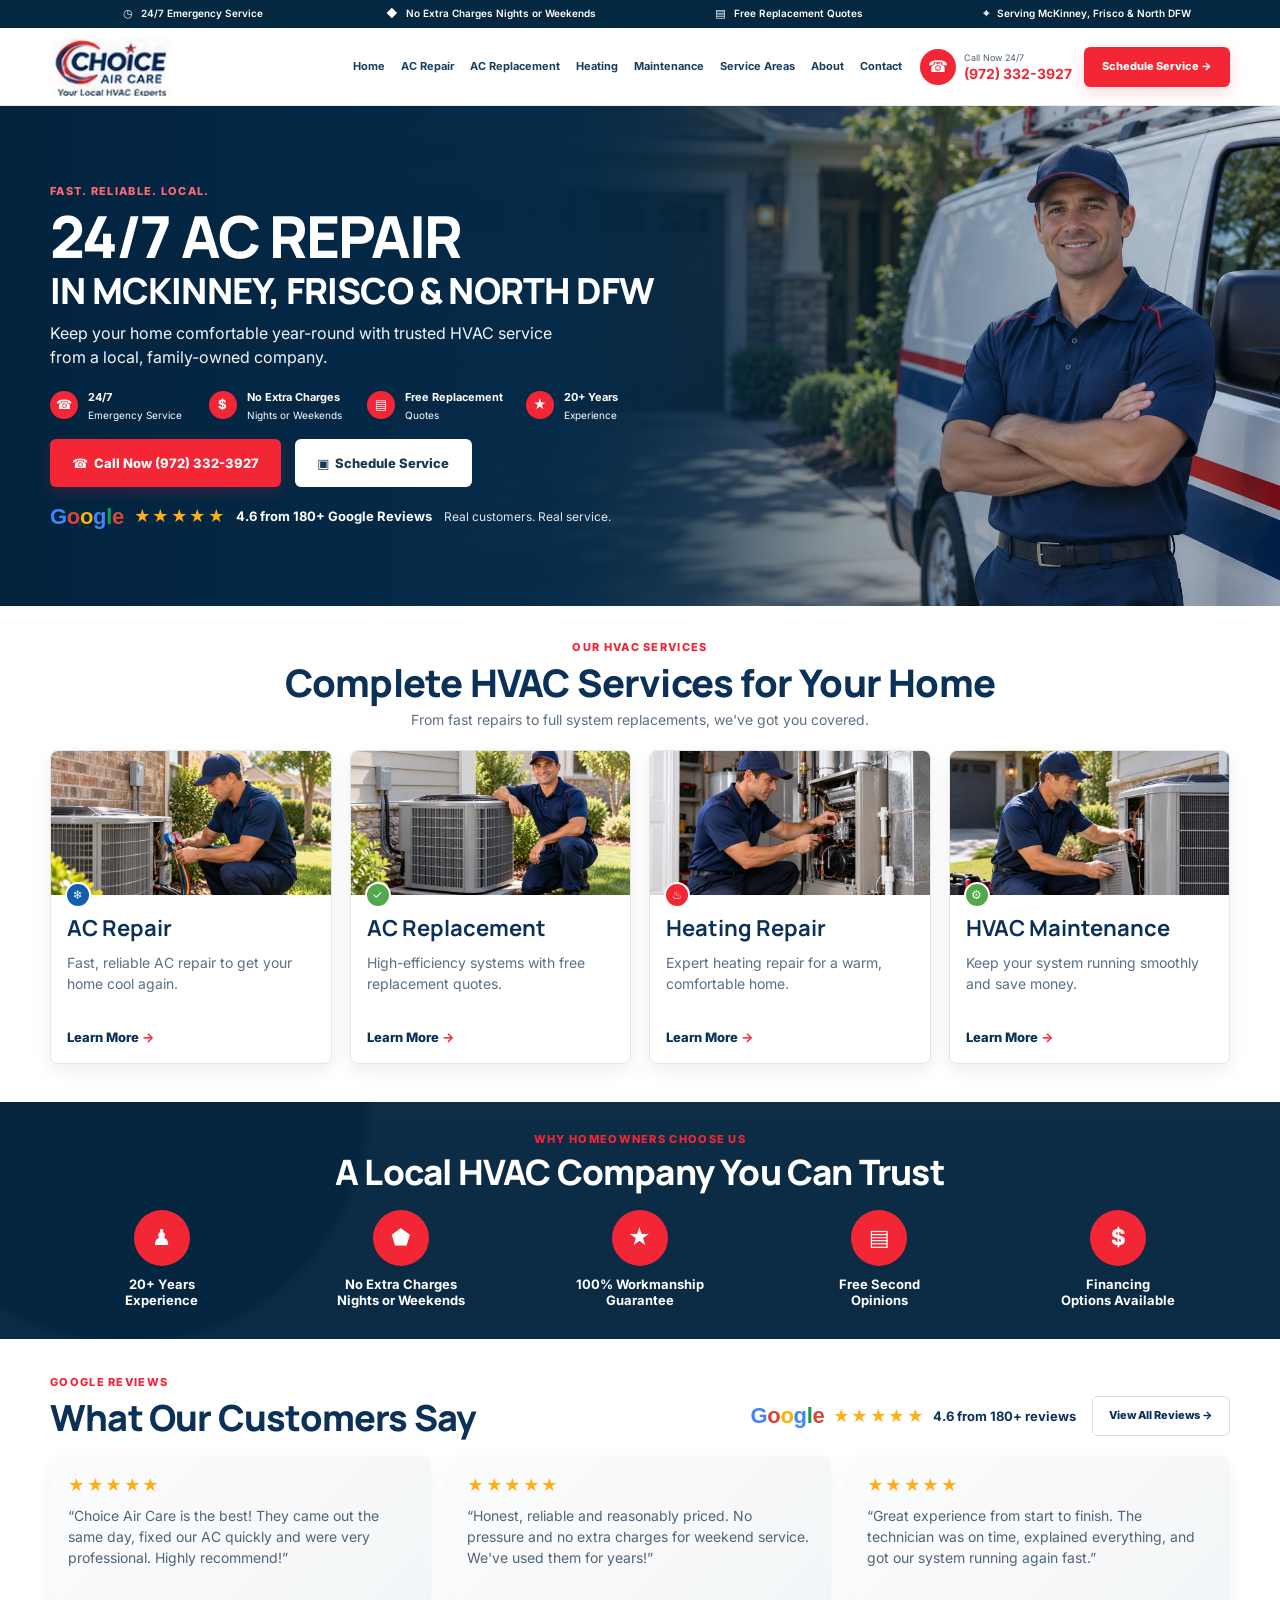
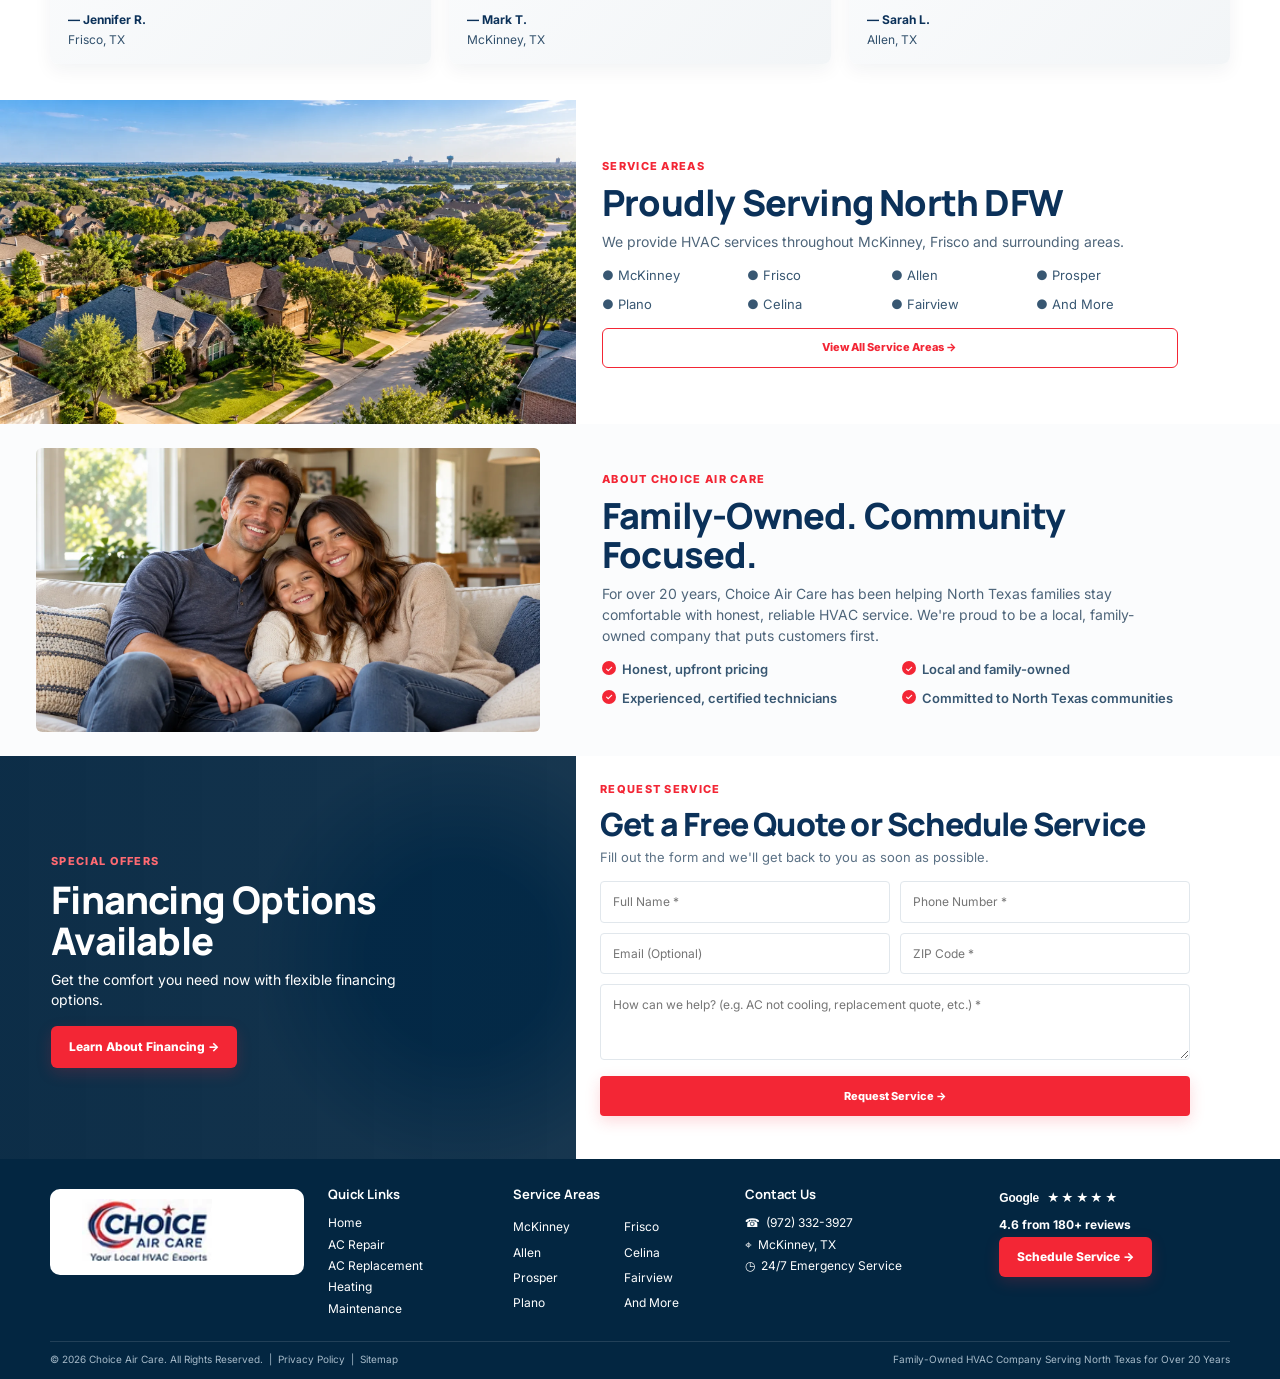
<file: index.html>
<!doctype html>
<html lang="en">
<head>
  <meta charset="utf-8" />
  <meta name="viewport" content="width=device-width,initial-scale=1" />
  <meta name="description" content="Choice Air Care concept homepage — a conversion-focused HVAC landing page for McKinney, Frisco and North DFW." />
  <title>Choice Air Care | 24/7 HVAC Service in North DFW</title>
  <link rel="preconnect" href="https://fonts.googleapis.com">
  <link rel="preconnect" href="https://fonts.gstatic.com" crossorigin>
  <link href="https://fonts.googleapis.com/css2?family=Inter:wght@400;500;600;700;800&family=Manrope:wght@600;700;800&display=swap" rel="stylesheet">
  <link rel="stylesheet" href="styles.css" />
</head>
<body>
  <a class="skip-link" href="#main">Skip to content</a>

  <div class="topbar">
    <div class="container topbar__inner">
      <span><b>◷</b> 24/7 Emergency Service</span>
      <span><b>◆</b> No Extra Charges Nights or Weekends</span>
      <span><b>▤</b> Free Replacement Quotes</span>
      <span><b>⌖</b> Serving McKinney, Frisco &amp; North DFW</span>
    </div>
  </div>

  <header class="header" id="header">
    <div class="container nav">
      <a class="logo" href="#top" aria-label="Choice Air Care home">
        <img src="assets/logo.webp" alt="Choice Air Care — Your Local HVAC Experts" />
      </a>

      <button class="menu-button" id="menuButton" type="button" aria-expanded="false" aria-controls="mainNav" aria-label="Open menu">☰</button>

      <nav class="main-nav" id="mainNav" aria-label="Primary navigation">
        <a href="#top">Home</a>
        <a href="#services">AC Repair</a>
        <a href="#services">AC Replacement</a>
        <a href="#services">Heating</a>
        <a href="#services">Maintenance</a>
        <a href="#areas">Service Areas</a>
        <a href="#about">About</a>
        <a href="#contact">Contact</a>
      </nav>

      <div class="nav-actions">
        <a class="nav-phone" href="tel:+19723323927" aria-label="Call Choice Air Care at 972 332 3927">
          <span class="nav-phone__icon">☎</span>
          <span><small>Call Now 24/7</small><strong>(972) 332-3927</strong></span>
        </a>
        <a class="button button--red button--nav" href="#contact">Schedule Service →</a>
      </div>
    </div>
  </header>

  <main id="main">
    <section class="hero" id="top">
      <div class="container hero__inner">
        <div class="hero__copy">
          <p class="kicker">FAST. RELIABLE. LOCAL.</p>
          <h1>24/7 AC REPAIR <span>IN MCKINNEY, FRISCO &amp; NORTH DFW</span></h1>
          <p class="hero__lede">Keep your home comfortable year-round with trusted HVAC service from a local, family-owned company.</p>

          <div class="hero-points" aria-label="Service benefits">
            <div><span class="round-icon">☎</span><p><strong>24/7</strong><small>Emergency Service</small></p></div>
            <div><span class="round-icon">$</span><p><strong>No Extra Charges</strong><small>Nights or Weekends</small></p></div>
            <div><span class="round-icon">▤</span><p><strong>Free Replacement</strong><small>Quotes</small></p></div>
            <div><span class="round-icon">★</span><p><strong>20+ Years</strong><small>Experience</small></p></div>
          </div>

          <div class="hero-actions">
            <a class="button button--red button--hero" href="tel:+19723323927">☎&nbsp; Call Now (972) 332-3927</a>
            <a class="button button--white button--hero" href="#contact">▣&nbsp; Schedule Service</a>
          </div>

          <div class="google-line" aria-label="4.6 from 180 plus Google reviews">
            <div class="google-wordmark" aria-hidden="true">
              <span class="g-blue">G</span><span class="g-red">o</span><span class="g-yellow">o</span><span class="g-blue">g</span><span class="g-green">l</span><span class="g-red">e</span>
            </div>
            <span class="stars">★★★★★</span>
            <strong>4.6 from 180+ Google Reviews</strong>
            <span class="google-line__note">Real customers. Real service.</span>
          </div>
        </div>
      </div>
    </section>

    <section class="services" id="services">
      <div class="container">
        <div class="section-title section-title--center">
          <p class="kicker kicker--red">OUR HVAC SERVICES</p>
          <h2>Complete HVAC Services for Your Home</h2>
          <p>From fast repairs to full system replacements, we've got you covered.</p>
        </div>

        <div class="service-grid">
          <article class="service-card">
            <div class="service-card__media"><img src="assets/service-ac-repair.webp" loading="lazy" alt="Outdoor AC condenser units" /></div>
            <div class="service-card__body">
              <span class="service-badge">❄</span>
              <h3>AC Repair</h3>
              <p>Fast, reliable AC repair to get your home cool again.</p>
              <a href="#contact">Learn More <b>→</b></a>
            </div>
          </article>

          <article class="service-card">
            <div class="service-card__media"><img src="assets/service-ac-replacement.webp" loading="lazy" alt="Residential air conditioning equipment" /></div>
            <div class="service-card__body">
              <span class="service-badge service-badge--green">✓</span>
              <h3>AC Replacement</h3>
              <p>High-efficiency systems with free replacement quotes.</p>
              <a href="#contact">Learn More <b>→</b></a>
            </div>
          </article>

          <article class="service-card">
            <div class="service-card__media"><img src="assets/service-heating.webp" loading="lazy" alt="Home heating equipment" /></div>
            <div class="service-card__body">
              <span class="service-badge service-badge--red">♨</span>
              <h3>Heating Repair</h3>
              <p>Expert heating repair for a warm, comfortable home.</p>
              <a href="#contact">Learn More <b>→</b></a>
            </div>
          </article>

          <article class="service-card">
            <div class="service-card__media"><img src="assets/service-maintenance.webp" loading="lazy" alt="HVAC technician servicing equipment" /></div>
            <div class="service-card__body">
              <span class="service-badge service-badge--green">⚙</span>
              <h3>HVAC Maintenance</h3>
              <p>Keep your system running smoothly and save money.</p>
              <a href="#contact">Learn More <b>→</b></a>
            </div>
          </article>
        </div>
      </div>
    </section>

    <section class="trust" id="why-us">
      <div class="container">
        <div class="section-title section-title--center section-title--light trust__title">
          <p class="kicker kicker--red">WHY HOMEOWNERS CHOOSE US</p>
          <h2>A Local HVAC Company You Can Trust</h2>
        </div>

        <div class="trust-grid">
          <div class="trust-item"><span>♟</span><strong>20+ Years<br>Experience</strong></div>
          <div class="trust-item"><span>⬟</span><strong>No Extra Charges<br>Nights or Weekends</strong></div>
          <div class="trust-item"><span>★</span><strong>100% Workmanship<br>Guarantee</strong></div>
          <div class="trust-item"><span>▤</span><strong>Free Second<br>Opinions</strong></div>
          <div class="trust-item"><span>$</span><strong>Financing<br>Options Available</strong></div>
        </div>
      </div>
    </section>

    <section class="reviews" id="reviews">
      <div class="container">
        <div class="reviews-heading">
          <div>
            <p class="kicker kicker--red">GOOGLE REVIEWS</p>
            <h2>What Our Customers Say</h2>
          </div>
          <div class="reviews-heading__right">
            <div class="rating-block">
              <div class="google-wordmark" aria-hidden="true">
                <span class="g-blue">G</span><span class="g-red">o</span><span class="g-yellow">o</span><span class="g-blue">g</span><span class="g-green">l</span><span class="g-red">e</span>
              </div>
              <span class="stars">★★★★★</span>
              <strong>4.6 from 180+ reviews</strong>
            </div>
            <a class="outline-button" href="#reviews">View All Reviews →</a>
          </div>
        </div>

        <div class="review-grid">
          <article class="review-card">
            <div class="stars">★★★★★</div>
            <p>“Choice Air Care is the best! They came out the same day, fixed our AC quickly and were very professional. Highly recommend!”</p>
            <strong>— Jennifer R.</strong><span>Frisco, TX</span>
          </article>
          <article class="review-card">
            <div class="stars">★★★★★</div>
            <p>“Honest, reliable and reasonably priced. No pressure and no extra charges for weekend service. We've used them for years!”</p>
            <strong>— Mark T.</strong><span>McKinney, TX</span>
          </article>
          <article class="review-card">
            <div class="stars">★★★★★</div>
            <p>“Great experience from start to finish. The technician was on time, explained everything, and got our system running again fast.”</p>
            <strong>— Sarah L.</strong><span>Allen, TX</span>
          </article>
        </div>
      </div>
    </section>

    <section class="split-section areas" id="areas">
      <div class="split-section__image area-image"><img src="assets/service-area.webp" loading="lazy" alt="Residential neighborhood in North DFW" /></div>
      <div class="split-section__copy">
        <p class="kicker kicker--red">SERVICE AREAS</p>
        <h2>Proudly Serving North DFW</h2>
        <p>We provide HVAC services throughout McKinney, Frisco and surrounding areas.</p>
        <div class="area-list">
          <span>● McKinney</span><span>● Frisco</span><span>● Allen</span><span>● Prosper</span>
          <span>● Plano</span><span>● Celina</span><span>● Fairview</span><span>● And More</span>
        </div>
        <a class="outline-button outline-button--red" href="#contact">View All Service Areas →</a>
      </div>
    </section>

    <section class="split-section about" id="about">
      <div class="split-section__image family-image"><img src="assets/family.webp" loading="lazy" alt="A local family at home" /></div>
      <div class="split-section__copy about__copy">
        <p class="kicker kicker--red">ABOUT CHOICE AIR CARE</p>
        <h2>Family-Owned. Community Focused.</h2>
        <p>For over 20 years, Choice Air Care has been helping North Texas families stay comfortable with honest, reliable HVAC service. We're proud to be a local, family-owned company that puts customers first.</p>
        <ul class="checks">
          <li>Honest, upfront pricing</li>
          <li>Local and family-owned</li>
          <li>Experienced, certified technicians</li>
          <li>Committed to North Texas communities</li>
        </ul>
      </div>
    </section>

    <section class="conversion" id="contact">
      <div class="conversion__finance">
        <div>
          <p class="kicker">SPECIAL OFFERS</p>
          <h2>Financing Options Available</h2>
          <p>Get the comfort you need now with flexible financing options.</p>
          <a class="button button--red" href="#quoteForm">Learn About Financing →</a>
        </div>
      </div>

      <div class="conversion__form">
        <p class="kicker kicker--red">REQUEST SERVICE</p>
        <h2>Get a Free Quote or Schedule Service</h2>
        <p>Fill out the form and we'll get back to you as soon as possible.</p>
        <form id="quoteForm" class="quote-form">
          <div class="form-grid">
            <input aria-label="Full Name" required name="name" placeholder="Full Name *" />
            <input aria-label="Phone Number" required name="phone" type="tel" placeholder="Phone Number *" />
            <input aria-label="Email" name="email" type="email" placeholder="Email (Optional)" />
            <input aria-label="ZIP Code" required name="zip" inputmode="numeric" placeholder="ZIP Code *" />
          </div>
          <textarea aria-label="How can we help?" required name="message" rows="3" placeholder="How can we help? (e.g. AC not cooling, replacement quote, etc.) *"></textarea>
          <button class="button button--red button--full" type="submit">Request Service →</button>
          <p id="formStatus" class="form-status" aria-live="polite"></p>
        </form>
      </div>
    </section>
  </main>

  <footer class="footer">
    <div class="container footer-grid">
      <div class="footer-brand">
        <a class="footer-logo-box" href="#top" aria-label="Choice Air Care home">
          <img src="assets/logo.webp" alt="Choice Air Care — Your Local HVAC Experts" />
        </a>
      </div>
      <div><h3>Quick Links</h3><a href="#top">Home</a><a href="#services">AC Repair</a><a href="#services">AC Replacement</a><a href="#services">Heating</a><a href="#services">Maintenance</a></div>
      <div><h3>Service Areas</h3><div class="footer-areas"><span>McKinney</span><span>Frisco</span><span>Allen</span><span>Celina</span><span>Prosper</span><span>Fairview</span><span>Plano</span><span>And More</span></div></div>
      <div><h3>Contact Us</h3><a href="tel:+19723323927">☎ &nbsp;(972) 332-3927</a><span>⌖ &nbsp;McKinney, TX</span><span>◷ &nbsp;24/7 Emergency Service</span></div>
      <div class="footer-rating">
        <div class="footer-rating__top">
          <div class="google-wordmark" aria-hidden="true">
            <span class="g-blue">G</span><span class="g-red">o</span><span class="g-yellow">o</span><span class="g-blue">g</span><span class="g-green">l</span><span class="g-red">e</span>
          </div>
          <span class="stars">★★★★★</span>
        </div>
        <strong>4.6 from 180+ reviews</strong>
        <a class="button button--red button--footer" href="#contact">Schedule Service →</a>
      </div>
    </div>
    <div class="container footer-bottom"><span>© <span id="year"></span> Choice Air Care. All Rights Reserved. &nbsp;|&nbsp; Privacy Policy &nbsp;|&nbsp; Sitemap</span><span>Family-Owned HVAC Company Serving North Texas for Over 20 Years</span></div>
  </footer>

  <div class="mobile-cta"><a href="tel:+19723323927">☎ Call Now</a><a href="#contact">Schedule Service</a></div>
  <script src="script.js"></script>
</body>
</html>
</file>
<file: styles.css>
:root{
  --navy:#052d50;
  --navy-dark:#032540;
  --red:#f32635;
  --red-dark:#dc1727;
  --blue:#0b5b9b;
  --gold:#ffae16;
  --ink:#0b3159;
  --muted:#5c7085;
  --line:#e3e9ee;
  --soft:#f7f9fb;
}
*{box-sizing:border-box}
html{scroll-behavior:smooth}
body{margin:0;font-family:Inter,system-ui,-apple-system,"Segoe UI",sans-serif;color:var(--ink);background:#fff;line-height:1.45}
a{color:inherit;text-decoration:none}img{display:block;max-width:100%}button,input,textarea{font:inherit}
.container{width:min(1180px,calc(100% - 68px));margin-inline:auto}
.skip-link{position:fixed;left:8px;top:-60px;background:#fff;padding:8px 12px;z-index:999;border-radius:6px}.skip-link:focus{top:8px}

.topbar{min-height:28px;background:#052842;color:#fff;font-size:10px;font-weight:600}.topbar__inner{min-height:28px;display:grid;grid-template-columns:repeat(4,1fr);align-items:center;text-align:center;gap:12px;padding:4px 0}.topbar b{font-size:11px;margin-right:5px}
.header{height:78px;background:#fff;border-bottom:1px solid #e8edf2;position:sticky;top:0;z-index:60}.nav{height:78px;display:flex;align-items:center;gap:18px}.logo{width:148px;flex:0 0 148px}.logo img{width:148px;height:58px;object-fit:contain;object-position:left center}
.main-nav{display:flex;align-items:center;gap:16px;margin-left:auto;white-space:nowrap}.main-nav a{font-size:11px;font-weight:700;color:#183d5d}.main-nav a:hover{color:var(--red)}
.nav-actions{display:flex;align-items:center;gap:12px}.nav-phone{display:flex;align-items:center;gap:8px}.nav-phone__icon{width:36px;height:36px;border-radius:50%;display:grid;place-items:center;background:var(--red);color:#fff;font-size:16px}.nav-phone small{display:block;font-size:9px;line-height:1;color:#4b6175}.nav-phone strong{display:block;color:var(--red);font-size:14px;line-height:1.1;margin-top:4px}.menu-button{display:none;margin-left:auto;border:0;background:transparent;color:var(--navy);font-size:24px}
.button{display:inline-flex;align-items:center;justify-content:center;border:0;border-radius:6px;font-weight:800;transition:.18s ease;padding:11px 18px;cursor:pointer}.button:hover{transform:translateY(-1px)}.button--red{background:var(--red);color:#fff;box-shadow:0 5px 15px rgba(243,38,53,.18)}.button--red:hover{background:var(--red-dark)}.button--white{background:#fff;color:#173953}.button--nav{font-size:11px;padding:12px 18px;border-radius:6px}.button--full{width:100%}.button--footer{font-size:11px;margin-top:12px;padding:11px 18px}

.kicker{margin:0 0 9px;font-weight:800;font-size:11px;letter-spacing:1.3px;color:#ff6a72}.kicker--red{color:var(--red)}
h1,h2,h3{font-family:Manrope,Inter,sans-serif}

.hero{min-height:500px;color:#fff;position:relative;overflow:hidden;background:#062e50}.hero::before{content:"";position:absolute;inset:0;background:linear-gradient(90deg,rgba(3,35,62,.98) 0%,rgba(4,43,73,.95) 43%,rgba(4,45,75,.44) 66%,rgba(3,36,63,.14) 100%),url("assets/hero-tech.webp") right center/auto 100% no-repeat}.hero__inner{min-height:500px;position:relative;z-index:1;display:flex;align-items:center}.hero__copy{width:58%;padding:28px 0}.hero h1{font-size:58px;line-height:.98;letter-spacing:-1.9px;margin:0 0 12px;color:#fff;font-weight:800}.hero h1 span{display:block;font-size:36px;letter-spacing:-.8px;margin-top:8px}.hero__lede{font-size:16px;line-height:1.5;max-width:520px;color:#f1f6f9;margin:0 0 22px}
.hero-points{display:grid;grid-template-columns:repeat(4,1fr);gap:14px;max-width:620px;margin-bottom:18px}.hero-points>div{display:flex;gap:10px;align-items:flex-start;min-width:0}.round-icon{width:28px;height:28px;display:grid;place-items:center;flex:0 0 28px;border-radius:50%;background:var(--red);color:#fff;font-size:13px;font-weight:800}.hero-points p{margin:0;line-height:1.18}.hero-points strong{display:block;color:#fff;font-size:11px;white-space:nowrap}.hero-points small{display:block;color:#fff;font-size:10px;margin-top:6px;white-space:nowrap}
.hero-actions{display:flex;gap:14px;margin-top:6px;flex-wrap:wrap}.button--hero{height:48px;font-size:13px;padding:0 22px}.google-line{display:flex;align-items:center;gap:10px;margin-top:18px;font-size:12px;color:#fff;flex-wrap:wrap}.google-line strong{font-size:13px}.google-line__note{margin-left:2px;color:#e1e8ee}

.google-wordmark{display:inline-flex;align-items:center;font-weight:800;letter-spacing:-.3px;font-family:Arial,Helvetica,sans-serif;font-size:22px;line-height:1}.g-blue{color:#4285F4}.g-red{color:#DB4437}.g-yellow{color:#F4B400}.g-green{color:#0F9D58}.stars{color:var(--gold);letter-spacing:1.5px;font-size:16px}

.services{padding:34px 0 38px;background:#fff}.section-title--center{text-align:center}.section-title .kicker{margin-bottom:6px}.section-title h2,.reviews h2,.split-section h2,.conversion h2{margin:0;color:#0b3159;font-weight:800;letter-spacing:-.8px}.section-title h2{font-size:38px;line-height:1.08}.section-title>p:last-child{margin:7px 0 20px;color:var(--muted);font-size:14px}.service-grid{display:grid;grid-template-columns:repeat(4,1fr);gap:18px}.service-card{display:flex;flex-direction:column;border:1px solid #e3e8ed;border-radius:8px;overflow:hidden;background:#fff;box-shadow:0 7px 18px rgba(3,35,62,.07)}.service-card__media{aspect-ratio:1.95/1;overflow:hidden}.service-card__media img{width:100%;height:100%;object-fit:cover;object-position:center}.service-card__body{position:relative;padding:18px 16px 16px;display:flex;flex-direction:column;flex:1}.service-badge{position:absolute;left:14px;top:-13px;width:26px;height:26px;border-radius:50%;display:grid;place-items:center;color:#fff;background:#115eab;font-size:12px;border:2px solid #fff}.service-badge--green{background:#52a94d}.service-badge--red{background:var(--red)}.service-card h3{font-size:22px;margin:0 0 8px;color:#0b3159}.service-card p{font-size:14px;line-height:1.5;color:#587087;margin:0 0 12px;min-height:64px}.service-card a{display:inline-block;margin-top:auto;font-size:13px;font-weight:800}.service-card a b{color:var(--red)}

.trust{padding:30px 0;background:linear-gradient(rgba(3,36,62,.96),rgba(3,36,62,.97)),radial-gradient(circle at 10% 0%,#174f80 0 20%,transparent 21%);color:#fff}.trust__title{margin-bottom:18px}.section-title--light h2{color:#fff;font-size:35px}.trust-grid{display:grid;grid-template-columns:repeat(5,1fr);gap:16px;text-align:center}.trust-item span{width:56px;height:56px;border-radius:50%;margin:0 auto 10px;display:grid;place-items:center;background:var(--red);color:#fff;font-size:22px;font-weight:800}.trust-item strong{display:block;font-size:13px;line-height:1.25;color:#fff}

.reviews{padding:36px 0;background:#fff}.reviews-heading{display:flex;align-items:end;justify-content:space-between;margin-bottom:20px;gap:20px}.reviews-heading h2{font-size:36px;line-height:1.02}.reviews-heading__right{display:flex;align-items:center;gap:16px;flex-wrap:wrap}.rating-block{display:flex;align-items:center;gap:8px;flex-wrap:wrap}.rating-block strong{font-size:13px}.outline-button{display:inline-flex;align-items:center;justify-content:center;min-height:40px;padding:0 16px;border:1px solid #d8e0e7;border-radius:6px;background:#fff;font-size:11px;font-weight:800}.outline-button--red{min-height:40px;color:var(--red);border-color:var(--red)}.review-grid{display:grid;grid-template-columns:repeat(3,1fr);gap:18px}.review-card{padding:18px 18px 16px;border-radius:8px;background:linear-gradient(135deg,#fbfcfd,#f2f5f7);box-shadow:0 7px 18px rgba(3,35,62,.05)}.review-card .stars{font-size:16px}.review-card p{font-size:14px;line-height:1.5;color:#4f6579;margin:8px 0 10px;min-height:96px}.review-card strong,.review-card span{display:block;font-size:12px}.review-card span{margin-top:2px;color:#31506c}

.split-section{display:grid;grid-template-columns:45% 55%;background:#fff}.split-section__image{overflow:hidden;min-height:300px}.split-section__image img{width:100%;height:100%;object-fit:cover}.split-section__copy{padding:28px 8vw 26px 26px;display:flex;flex-direction:column;justify-content:center}.split-section h2{font-size:36px;line-height:1.08}.split-section__copy>p:not(.kicker){font-size:14px;color:#4e657a;max-width:540px;margin:8px 0 14px;line-height:1.5}.area-list{display:grid;grid-template-columns:repeat(4,1fr);gap:10px 18px;margin-bottom:14px;max-width:560px}.area-list span{font-size:13px;color:#385772}.about{background:#fbfcfd}.about .split-section__image{padding:24px 36px;display:flex}.family-image img{border-radius:6px;object-fit:cover}.about__copy{padding-top:22px;padding-bottom:22px}.checks{list-style:none;padding:0;margin:0;display:grid;grid-template-columns:repeat(2,1fr);gap:10px 24px;max-width:600px}.checks li{font-size:13px;color:#385772;font-weight:600;position:relative;padding-left:20px}.checks li::before{content:"✓";position:absolute;left:0;top:1px;width:14px;height:14px;border-radius:50%;display:grid;place-items:center;background:var(--red);color:#fff;font-size:9px}

.conversion{display:grid;grid-template-columns:45% 55%;background:#fff}.conversion__finance{padding:36px 5vw 30px 4vw;display:flex;align-items:center;color:#fff;background:linear-gradient(90deg,rgba(3,37,64,.96),rgba(3,37,64,.92)),radial-gradient(circle at 80% 50%,#0a5e98 0 18%,transparent 42%)}.conversion__finance h2{font-size:38px;color:#fff;line-height:1.08}.conversion__finance p:not(.kicker){font-size:14px;color:#fff;margin:9px 0 16px;max-width:380px}.conversion__finance .button{font-size:12px;padding:12px 18px}.conversion__form{padding:26px 7vw 24px 24px}.conversion__form h2{font-size:32px;line-height:1.08}.conversion__form>p:not(.kicker){font-size:13px;color:#5b7185;margin:7px 0 14px}.form-grid{display:grid;grid-template-columns:repeat(2,1fr);gap:10px}.quote-form input,.quote-form textarea{width:100%;border:1px solid #e1e7ec;background:#fff;border-radius:4px;padding:11px 12px;color:#25435f;font-size:12px;outline:none}.quote-form textarea{resize:vertical;margin:10px 0;min-height:72px}.quote-form input:focus,.quote-form textarea:focus{border-color:#8aa9c0}.quote-form .button{height:40px;font-size:11px;border-radius:4px}.form-status{margin:5px 0 0;min-height:14px;font-size:11px;color:#1a7b4d}

.footer{padding:26px 0 12px;background:#032641;color:#fff}.footer-grid{display:grid;grid-template-columns:1.1fr .7fr .9fr 1fr 1fr;gap:24px;align-items:start}.footer-grid h3{margin:0 0 10px;font-size:13px}.footer-grid a,.footer-grid span{display:block;color:#fff;font-size:12px;margin:4px 0}.footer-logo-box{display:inline-flex;align-items:center;justify-content:center;background:#fff;border-radius:10px;padding:10px 12px;min-height:86px}.footer-logo-box img{width:170px;height:62px;object-fit:contain}.footer-areas{display:grid;grid-template-columns:repeat(2,1fr);column-gap:14px}.footer-rating{display:flex;flex-direction:column;align-items:flex-start}.footer-rating__top{display:flex;align-items:center;gap:8px;flex-wrap:wrap}.footer-rating strong{font-size:12px;margin-top:5px}.footer-bottom{display:flex;justify-content:space-between;border-top:1px solid rgba(255,255,255,.12);margin-top:20px;padding-top:10px;gap:16px}.footer-bottom span{font-size:10px;color:#a6bac9}

.mobile-cta{display:none;position:fixed;z-index:90;left:10px;right:10px;bottom:10px;border-radius:8px;overflow:hidden;box-shadow:0 10px 25px rgba(3,35,62,.25)}.mobile-cta a{flex:1;padding:12px;text-align:center;font-size:12px;font-weight:800;color:#fff}.mobile-cta a:first-child{background:var(--red)}.mobile-cta a:last-child{background:var(--navy)}

@media(max-width:1120px){
  .container{width:min(100% - 34px,1180px)}
  .hero h1{font-size:50px}.hero h1 span{font-size:32px}
  .service-card h3{font-size:18px}
}
@media(max-width:920px){
  .main-nav{gap:10px}.main-nav a{font-size:10px}.logo{width:132px;flex-basis:132px}.logo img{width:132px}.nav-actions{gap:8px}.button--nav{padding:10px 12px}.nav-phone strong{font-size:12px}
  .hero__copy{width:64%}.hero h1{font-size:42px}.hero h1 span{font-size:28px}
  .service-grid,.review-grid{grid-template-columns:repeat(2,1fr)}
  .trust-grid{grid-template-columns:repeat(3,1fr)}
  .footer-grid{grid-template-columns:repeat(2,1fr)}
}
@media(max-width:760px){
  body{padding-bottom:58px}.topbar{display:none}.header{height:72px}.nav{height:72px}.menu-button{display:block}.main-nav{display:none;position:absolute;left:16px;right:16px;top:76px;background:#fff;padding:10px;border:1px solid var(--line);box-shadow:0 15px 30px rgba(0,0,0,.12);border-radius:8px;flex-direction:column;align-items:stretch;gap:0}.main-nav.open{display:flex}.main-nav a{font-size:13px;padding:9px}.nav-actions{display:none}
  .hero{min-height:620px;padding:40px 0 290px;background:#062e50}.hero::before{background:linear-gradient(180deg,rgba(3,35,62,.98) 0%,rgba(3,35,62,.94) 50%,rgba(3,35,62,.10) 70%),url("assets/hero-tech.webp") center bottom/auto 290px no-repeat}.hero__inner{min-height:unset}.hero__copy{width:100%;padding:10px 0 0}.hero h1{font-size:40px}.hero h1 span{font-size:25px}.hero__lede{font-size:14px;max-width:100%}.hero-points{grid-template-columns:repeat(2,1fr);max-width:100%}.hero-points strong,.hero-points small{font-size:10px}
  .services,.trust,.reviews{padding:34px 0}.service-grid{grid-template-columns:repeat(2,1fr)}.trust-grid{grid-template-columns:repeat(2,1fr);row-gap:20px}.reviews-heading{align-items:flex-start;gap:12px;flex-direction:column}.reviews-heading__right{align-items:flex-start}.review-grid{grid-template-columns:1fr}.review-card p{min-height:0}.split-section,.conversion{grid-template-columns:1fr}.split-section__image{min-height:240px}.split-section__copy,.conversion__finance,.conversion__form{padding:32px 24px}.about .split-section__image{min-height:220px;padding:20px}.area-list{grid-template-columns:repeat(2,1fr)}.footer-grid{grid-template-columns:repeat(2,1fr)}.footer-bottom{flex-direction:column}.mobile-cta{display:flex}
}
@media(max-width:480px){
  .container{width:min(100% - 24px,1180px)}.hero{padding-top:30px}.hero h1{font-size:34px}.hero h1 span{font-size:21px}.hero-actions{display:grid}.button--hero{width:100%}.service-grid{grid-template-columns:1fr}.trust-grid{grid-template-columns:1fr}.area-list,.checks,.form-grid,.footer-grid{grid-template-columns:1fr}
}
</file>
